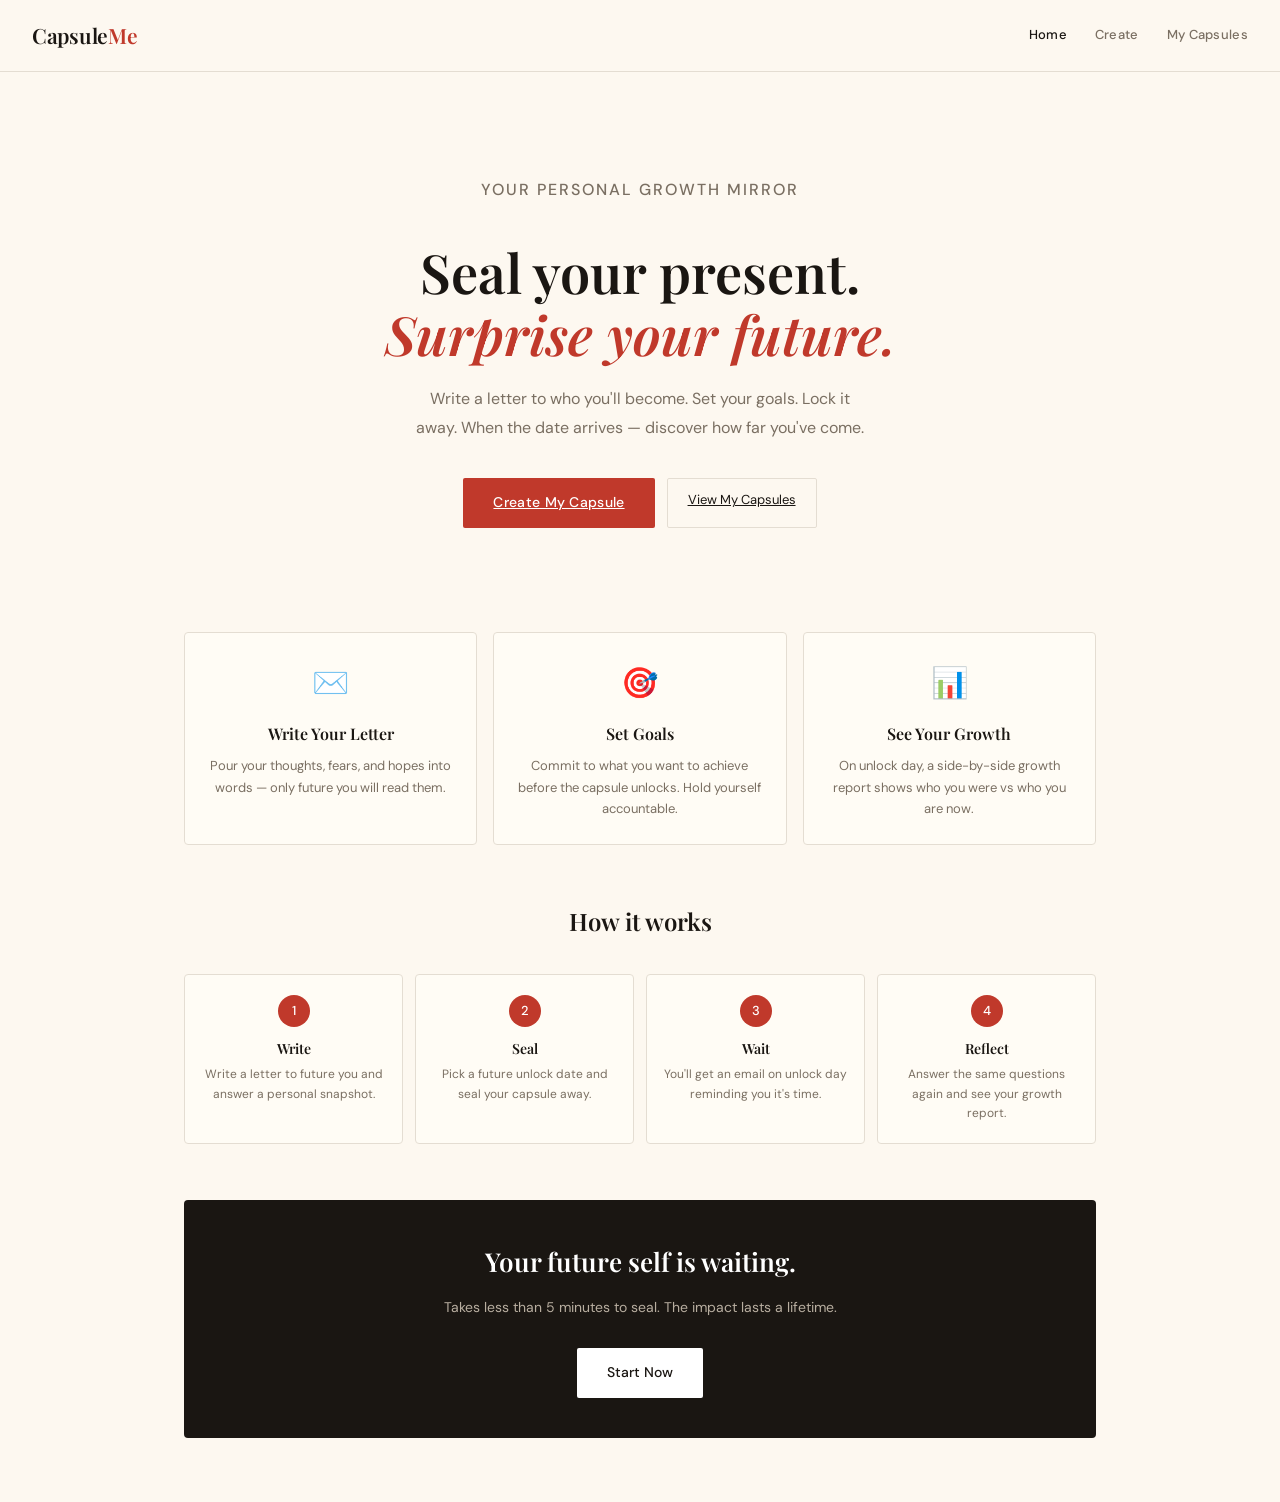
<file: Camsuleme Frontend/index.html>
<!DOCTYPE html>
<html lang="en">
<head>
  <meta charset="UTF-8"/>
  <meta name="viewport" content="width=device-width, initial-scale=1.0"/>
  <title>CapsuleMe — Seal Your Present</title>
  <link rel="stylesheet" href="style.css"/>
  <style>
    .hero {
      text-align: center;
      padding: 4rem 1rem 3.5rem;
    }
    .hero-eyebrow {
      font-size: 11px;
      font-weight: 500;
      letter-spacing: 2px;
      text-transform: uppercase;
      color: var(--seal);
      margin-bottom: 1rem;
    }
    .hero h1 {
      font-family: 'Playfair Display', serif;
      font-size: clamp(36px, 6vw, 54px);
      font-weight: 600;
      line-height: 1.15;
      margin-bottom: 1.25rem;
      color: var(--ink);
    }
    .hero h1 em { font-style: italic; color: var(--seal); }
    .hero p {
      color: var(--muted);
      font-size: 16px;
      max-width: 460px;
      margin: 0 auto 2.25rem;
      line-height: 1.8;
    }
    .hero-buttons { display: flex; gap: 12px; justify-content: center; flex-wrap: wrap; }

    .features {
      display: grid;
      grid-template-columns: repeat(3, 1fr);
      gap: 1rem;
      margin-top: 3rem;
    }
    .feature-card {
      background: var(--card);
      border: 1px solid var(--border);
      border-radius: 4px;
      padding: 1.5rem;
      text-align: center;
      transition: transform .2s, border-color .2s;
    }
    .feature-card:hover { transform: translateY(-3px); border-color: var(--gold); }
    .feature-icon { font-size: 30px; margin-bottom: 12px; }
    .feature-card h3 {
      font-family: 'Playfair Display', serif;
      font-size: 16px;
      font-weight: 600;
      margin-bottom: 8px;
    }
    .feature-card p { font-size: 13px; color: var(--muted); line-height: 1.65; }

    .how-section {
      margin-top: 3.5rem;
      text-align: center;
    }
    .how-section h2 {
      font-family: 'Playfair Display', serif;
      font-size: 24px;
      font-weight: 600;
      margin-bottom: 2rem;
    }
    .steps {
      display: grid;
      grid-template-columns: repeat(4, 1fr);
      gap: .75rem;
      position: relative;
    }
    .step {
      background: var(--card);
      border: 1px solid var(--border);
      border-radius: 4px;
      padding: 1.25rem 1rem;
    }
    .step-num {
      width: 32px; height: 32px;
      background: var(--seal);
      color: #fff;
      border-radius: 50%;
      display: flex; align-items: center; justify-content: center;
      font-size: 13px;
      font-weight: 500;
      margin: 0 auto 10px;
    }
    .step h4 {
      font-family: 'Playfair Display', serif;
      font-size: 14px;
      font-weight: 600;
      margin-bottom: 5px;
    }
    .step p { font-size: 12px; color: var(--muted); line-height: 1.6; }

    .cta-section {
      margin-top: 3.5rem;
      background: var(--ink);
      border-radius: 4px;
      padding: 2.5rem;
      text-align: center;
      color: #fff;
    }
    .cta-section h2 {
      font-family: 'Playfair Display', serif;
      font-size: 26px;
      font-weight: 600;
      margin-bottom: .75rem;
    }
    .cta-section p { color: #b8aea0; font-size: 14px; margin-bottom: 1.75rem; }
    .btn-white {
      background: #fff;
      color: var(--ink);
      border: none;
      padding: 13px 30px;
      font-family: 'DM Sans', sans-serif;
      font-size: 14px;
      font-weight: 500;
      border-radius: 2px;
      cursor: pointer;
      text-decoration: none;
      display: inline-block;
      transition: opacity .18s;
    }
    .btn-white:hover { opacity: .88; }

    @media (max-width: 700px) {
      .features { grid-template-columns: 1fr; }
      .steps { grid-template-columns: 1fr 1fr; }
    }
    @media (max-width: 480px) {
      .steps { grid-template-columns: 1fr; }
    }
  </style>
</head>
<body>

<nav class="nav">
  <a class="logo" href="index.html">Capsule<span>Me</span></a>
  <div class="nav-links">
    <a href="index.html" class="active">Home</a>
    <a href="create.html">Create</a>
    <a href="capsules.html">My Capsules</a>
  </div>
</nav>

<div class="page-wrap wide">

  <section class="hero fade-in">
    <p class="hero-eyebrow">Your personal growth mirror</p>
    <h1>Seal your present.<br><em>Surprise your future.</em></h1>
    <p>Write a letter to who you'll become. Set your goals. Lock it away. When the date arrives — discover how far you've come.</p>
    <div class="hero-buttons">
      <a href="create.html" class="btn-seal">Create My Capsule</a>
      <a href="capsules.html" class="btn-ghost">View My Capsules</a>
    </div>
  </section>

  <section class="features fade-in">
    <div class="feature-card">
      <div class="feature-icon">✉️</div>
      <h3>Write Your Letter</h3>
      <p>Pour your thoughts, fears, and hopes into words — only future you will read them.</p>
    </div>
    <div class="feature-card">
      <div class="feature-icon">🎯</div>
      <h3>Set Goals</h3>
      <p>Commit to what you want to achieve before the capsule unlocks. Hold yourself accountable.</p>
    </div>
    <div class="feature-card">
      <div class="feature-icon">📊</div>
      <h3>See Your Growth</h3>
      <p>On unlock day, a side-by-side growth report shows who you were vs who you are now.</p>
    </div>
  </section>

  <section class="how-section fade-in">
    <h2>How it works</h2>
    <div class="steps">
      <div class="step">
        <div class="step-num">1</div>
        <h4>Write</h4>
        <p>Write a letter to future you and answer a personal snapshot.</p>
      </div>
      <div class="step">
        <div class="step-num">2</div>
        <h4>Seal</h4>
        <p>Pick a future unlock date and seal your capsule away.</p>
      </div>
      <div class="step">
        <div class="step-num">3</div>
        <h4>Wait</h4>
        <p>You'll get an email on unlock day reminding you it's time.</p>
      </div>
      <div class="step">
        <div class="step-num">4</div>
        <h4>Reflect</h4>
        <p>Answer the same questions again and see your growth report.</p>
      </div>
    </div>
  </section>

  <section class="cta-section fade-in">
    <h2>Your future self is waiting.</h2>
    <p>Takes less than 5 minutes to seal. The impact lasts a lifetime.</p>
    <a href="create.html" class="btn-white">Start Now</a>
  </section>

</div>

</body>
</html>
</file>
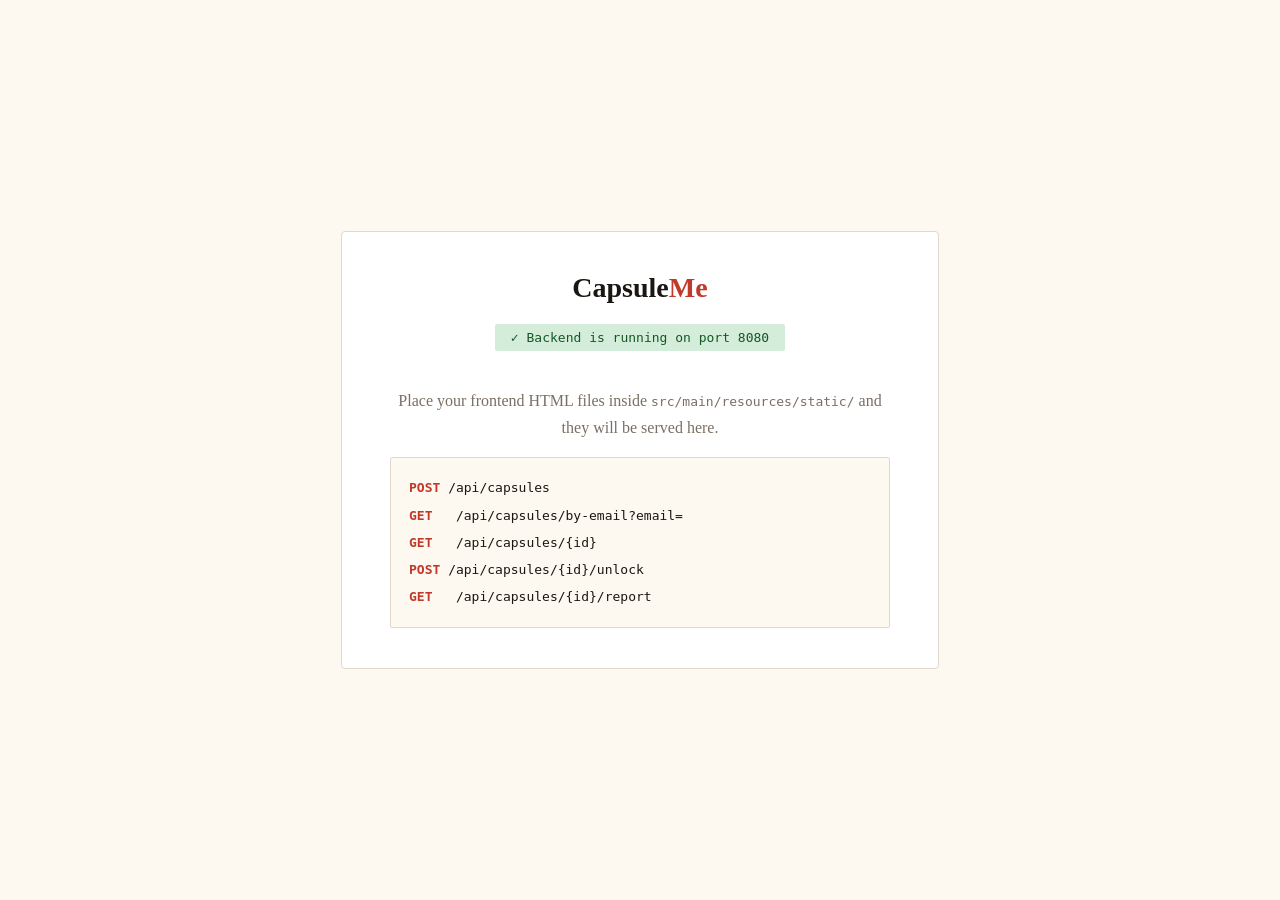
<file: Capsuleme Backend/target/classes/static/index.html>
<!DOCTYPE html>
<html lang="en">
<head>
    <meta charset="UTF-8">
    <title>CapsuleMe — Running</title>
    <style>
        body { font-family: Georgia, serif; background: #fdf8f0; display: flex; align-items: center; justify-content: center; min-height: 100vh; margin: 0; }
        .card { background: #fff; border: 1px solid #e0d8cc; border-radius: 4px; padding: 40px 48px; text-align: center; max-width: 500px; width: 100%; }
        h1 { font-size: 28px; color: #1a1612; margin: 0 0 8px; }
        h1 span { color: #c0392b; }
        p { color: #7a6f62; line-height: 1.7; }
        .ok { display: inline-block; background: #d4edda; color: #155724; padding: 6px 16px; border-radius: 2px; font-size: 13px; font-family: monospace; margin: 12px 0 20px; }
        .endpoints { background: #fdf8f0; border: 1px solid #e0d8cc; border-radius: 2px; padding: 14px 18px; text-align: left; }
        .endpoints p { margin: 5px 0; font-size: 13px; font-family: monospace; color: #1a1612; }
        .method { color: #c0392b; font-weight: bold; }
    </style>
</head>
<body>
    <div class="card">
        <h1>Capsule<span>Me</span></h1>
        <div class="ok">✓ Backend is running on port 8080</div>
        <p>Place your frontend HTML files inside <code>src/main/resources/static/</code> and they will be served here.</p>
        <div class="endpoints">
            <p><span class="method">POST</span> /api/capsules</p>
            <p><span class="method">GET &nbsp;</span> /api/capsules/by-email?email=</p>
            <p><span class="method">GET &nbsp;</span> /api/capsules/{id}</p>
            <p><span class="method">POST</span> /api/capsules/{id}/unlock</p>
            <p><span class="method">GET &nbsp;</span> /api/capsules/{id}/report</p>
        </div>
    </div>
</body>
</html>
</file>
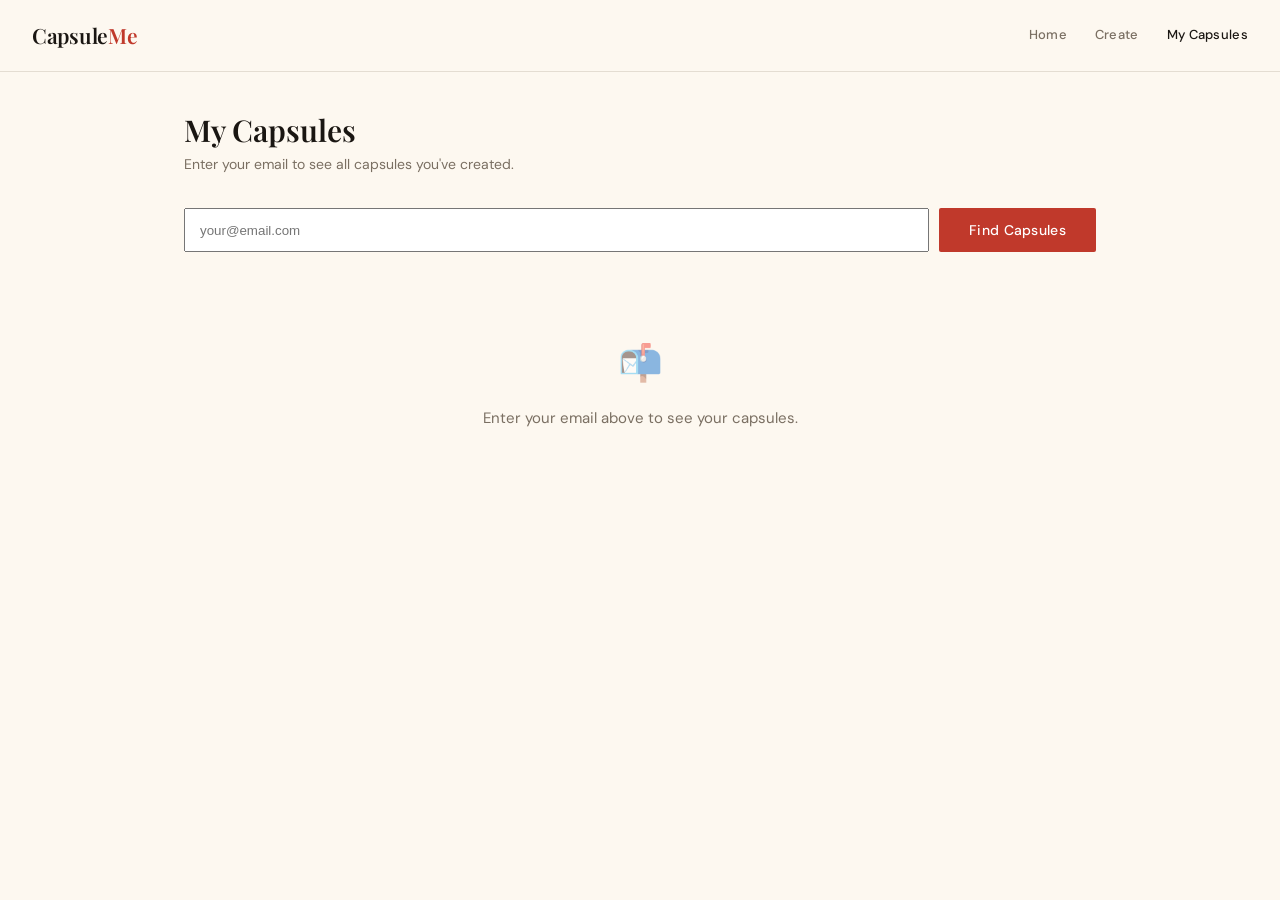
<file: Camsuleme Frontend/capsules.html>
<!DOCTYPE html>
<html lang="en">
<head>
  <meta charset="UTF-8"/>
  <meta name="viewport" content="width=device-width, initial-scale=1.0"/>
  <title>CapsuleMe — My Capsules</title>
  <link rel="stylesheet" href="style.css"/>
  <style>
    .search-row {
      display: flex;
      gap: 10px;
      margin-bottom: 2rem;
    }
    .search-row input { flex: 1; padding: 11px 14px; }

    .capsule-grid {
      display: grid;
      grid-template-columns: repeat(auto-fill, minmax(230px, 1fr));
      gap: 1rem;
    }

    .capsule-card {
      background: var(--card);
      border: 1px solid var(--border);
      border-radius: 4px;
      padding: 1.25rem;
      cursor: pointer;
      transition: transform .2s, border-color .2s, box-shadow .2s;
      position: relative;
      overflow: hidden;
      text-decoration: none;
      display: block;
      color: inherit;
    }
    .capsule-card::before {
      content: '';
      position: absolute;
      top: 0; left: 0;
      width: 4px; height: 100%;
      background: var(--seal);
    }
    .capsule-card.unlocked::before { background: var(--green); }
    .capsule-card:hover {
      transform: translateY(-3px);
      border-color: var(--gold);
      box-shadow: 0 4px 20px rgba(0,0,0,.06);
    }

    .capsule-card h3 {
      font-family: 'Playfair Display', serif;
      font-size: 16px;
      font-weight: 600;
      margin-bottom: 5px;
    }
    .capsule-card .meta {
      font-size: 12px;
      color: var(--muted);
      margin-bottom: 12px;
      line-height: 1.5;
    }

    .capsule-card .goals-preview {
      font-size: 12px;
      color: var(--muted);
      margin-top: 10px;
      padding-top: 10px;
      border-top: 1px solid var(--border);
    }

    .countdown {
      font-size: 12px;
      color: var(--gold);
      font-weight: 500;
      margin-top: 6px;
    }
  </style>
</head>
<body>

<nav class="nav">
  <a class="logo" href="index.html">Capsule<span>Me</span></a>
  <div class="nav-links">
    <a href="index.html">Home</a>
    <a href="create.html">Create</a>
    <a href="capsules.html" class="active">My Capsules</a>
  </div>
</nav>

<div class="page-wrap wide">
  <h1 class="page-title fade-in">My Capsules</h1>
  <p class="page-sub fade-in">Enter your email to see all capsules you've created.</p>

  <div class="search-row fade-in">
    <input type="email" id="find-email" placeholder="your@email.com" 
           onkeydown="if(event.key==='Enter') loadCapsules()"/>
    <button class="btn-seal" onclick="loadCapsules()">Find Capsules</button>
  </div>

  <div id="capsule-container">
    <div class="empty-state" style="margin-top:1rem;">
      <div class="icon">📬</div>
      <p>Enter your email above to see your capsules.</p>
    </div>
  </div>
</div>

<div class="toast" id="toast"></div>

<script>
  const API = 'http://localhost:8080/api/capsules';

  // Auto-fill email if stored from create page
  const savedEmail = localStorage.getItem('capsuleme_email');
  if (savedEmail) {
    document.getElementById('find-email').value = savedEmail;
    loadCapsules();
  }

  async function loadCapsules() {
    const email = document.getElementById('find-email').value.trim();
    if (!email) { showToast('Please enter your email'); return; }

    localStorage.setItem('capsuleme_email', email);

    const container = document.getElementById('capsule-container');
    container.innerHTML = '<div class="spinner"></div>';

    try {
      const res = await fetch(`${API}/by-email?email=${encodeURIComponent(email)}`);
      if (!res.ok) throw new Error('Server error');
      const capsules = await res.json();

      if (!capsules || capsules.length === 0) {
        container.innerHTML = `
          <div class="empty-state">
            <div class="icon">🔍</div>
            <p>No capsules found for <strong>${escapeHtml(email)}</strong>.</p>
            <br>
            <a href="create.html" class="btn-seal" style="text-decoration:none;">Create Your First Capsule</a>
          </div>`;
        return;
      }

      // Sort: ready first, then locked, then unlocked
      capsules.sort((a, b) => {
        const order = { ready: 0, locked: 1, unlocked: 2 };
        return order[getStatus(a)] - order[getStatus(b)];
      });

      container.innerHTML = `
        <p style="font-size:13px;color:var(--muted);margin-bottom:1rem;">
          Found <strong>${capsules.length}</strong> capsule(s) for ${escapeHtml(email)}
        </p>
        <div class="capsule-grid" id="capsule-grid"></div>`;

      const grid = document.getElementById('capsule-grid');
      grid.innerHTML = capsules.map(c => buildCapsuleCard(c)).join('');

    } catch (err) {
      container.innerHTML = `
        <div class="empty-state">
          <div class="icon">⚠️</div>
          <p>Could not connect to server.<br>Make sure the backend is running on port 8080.</p>
        </div>`;
    }
  }

  function getStatus(capsule) {
    if (capsule.unlocked) return 'unlocked';
    const today = new Date();
    today.setHours(0, 0, 0, 0);
    const unlock = new Date(capsule.unlockDate);
    return unlock <= today ? 'ready' : 'locked';
  }

  function getDaysUntil(dateStr) {
    const today = new Date();
    today.setHours(0, 0, 0, 0);
    const target = new Date(dateStr);
    const diff = Math.ceil((target - today) / (1000 * 60 * 60 * 24));
    return diff;
  }

  function buildCapsuleCard(c) {
    const status = getStatus(c);
    const days = getDaysUntil(c.unlockDate);

    let badgeHtml = '';
    let countdownHtml = '';
    let clickAction = `onclick="openCapsule(${c.id}, '${status}')"`;

    if (status === 'ready') {
      badgeHtml = `<span class="badge ready">🔓 Ready to Open</span>`;
    } else if (status === 'unlocked') {
      badgeHtml = `<span class="badge unlocked">✓ Opened</span>`;
      clickAction = `onclick="viewReport(${c.id})"`;
    } else {
      badgeHtml = `<span class="badge locked">🔒 Sealed</span>`;
      countdownHtml = `<div class="countdown">${days} day${days !== 1 ? 's' : ''} until unlock</div>`;
    }

    const goalCount = c.goals ? c.goals.length : 0;
    const goalsText = goalCount > 0
      ? `${goalCount} goal${goalCount !== 1 ? 's' : ''} inside`
      : 'No goals set';

    return `
      <div class="capsule-card ${status === 'unlocked' ? 'unlocked' : ''} fade-in" ${clickAction} style="cursor:pointer;">
        <h3>${escapeHtml(c.title)}</h3>
        <div class="meta">
          Created ${c.createdAt}<br>
          Unlocks ${c.unlockDate}
        </div>
        ${badgeHtml}
        ${countdownHtml}
        <div class="goals-preview">${goalsText}</div>
      </div>`;
  }

  function openCapsule(id, status) {
    if (status === 'ready') {
      window.location.href = `unlock.html?id=${id}`;
    } else if (status === 'locked') {
      showToast('This capsule is still sealed! Check back on the unlock date.');
    }
  }

  function viewReport(id) {
    window.location.href = `report.html?id=${id}`;
  }

  function escapeHtml(text) {
    const d = document.createElement('div');
    d.appendChild(document.createTextNode(String(text)));
    return d.innerHTML;
  }

  function showToast(msg) {
    const t = document.getElementById('toast');
    t.textContent = msg;
    t.classList.add('show');
    setTimeout(() => t.classList.remove('show'), 3000);
  }
</script>
</body>
</html>
</file>
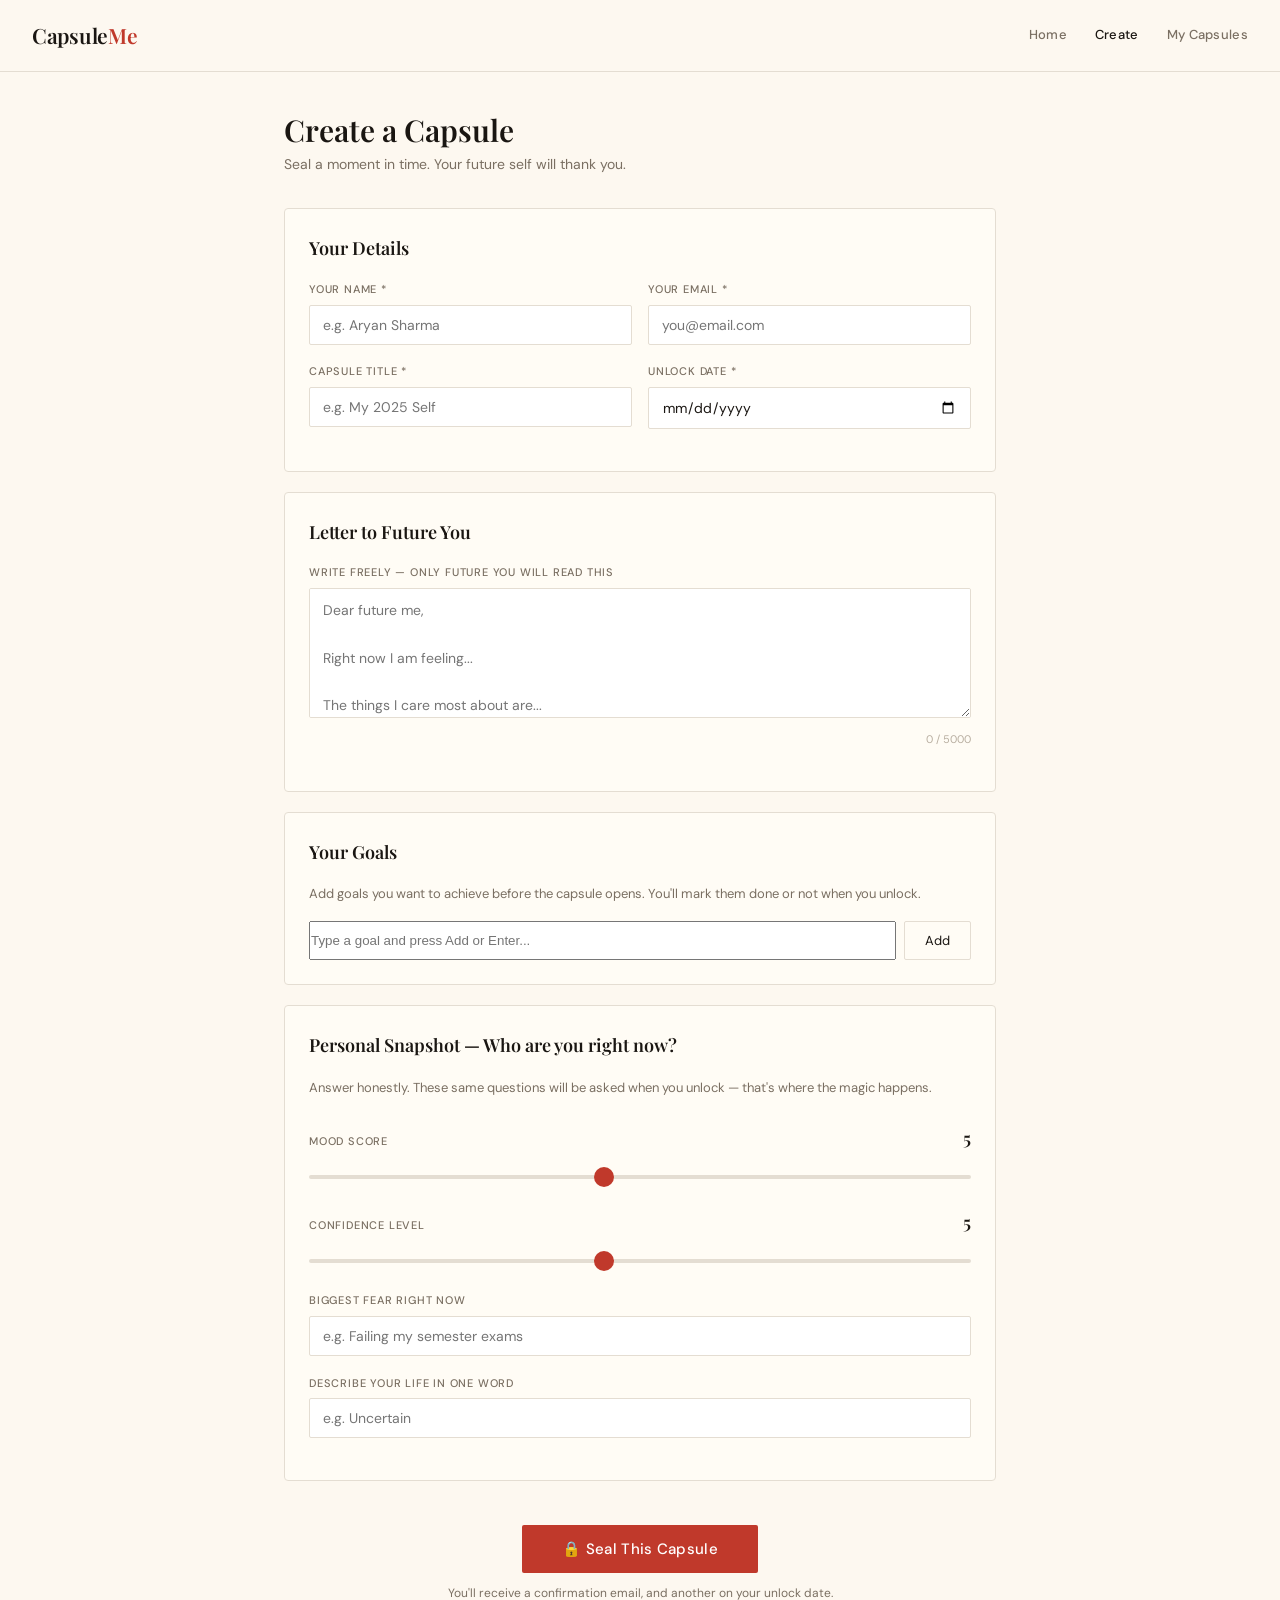
<file: Camsuleme Frontend/create.html>
<!DOCTYPE html>
<html lang="en">
<head>
  <meta charset="UTF-8"/>
  <meta name="viewport" content="width=device-width, initial-scale=1.0"/>
  <title>CapsuleMe — Create Capsule</title>
  <link rel="stylesheet" href="style.css"/>
  <style>
    .seal-btn-row { text-align: center; padding: 1.5rem 0 .5rem; }
    .seal-btn-row .btn-seal { font-size: 15px; padding: 14px 40px; }

    .step-indicator {
      display: flex;
      align-items: center;
      gap: 8px;
      margin-bottom: 2rem;
    }
    .step-dot {
      width: 8px; height: 8px;
      border-radius: 50%;
      background: var(--border);
      transition: background .3s;
    }
    .step-dot.active { background: var(--seal); }
    .step-label {
      font-size: 12px;
      color: var(--muted);
      font-weight: 500;
      letter-spacing: 0.5px;
    }

    .char-count {
      font-size: 11px;
      color: var(--light);
      text-align: right;
      margin-top: 4px;
    }
  </style>
</head>
<body>

<nav class="nav">
  <a class="logo" href="index.html">Capsule<span>Me</span></a>
  <div class="nav-links">
    <a href="index.html">Home</a>
    <a href="create.html" class="active">Create</a>
    <a href="capsules.html">My Capsules</a>
  </div>
</nav>

<div class="page-wrap">
  <h1 class="page-title fade-in">Create a Capsule</h1>
  <p class="page-sub fade-in">Seal a moment in time. Your future self will thank you.</p>

  <!-- Step 1: Your Details -->
  <div class="card fade-in">
    <h2 class="section-title">Your Details</h2>
    <div class="two-col">
      <div class="form-row">
        <label>Your Name *</label>
        <input type="text" id="c-name" placeholder="e.g. Aryan Sharma" maxlength="100"/>
      </div>
      <div class="form-row">
        <label>Your Email *</label>
        <input type="email" id="c-email" placeholder="you@email.com"/>
      </div>
    </div>
    <div class="two-col">
      <div class="form-row">
        <label>Capsule Title *</label>
        <input type="text" id="c-title" placeholder="e.g. My 2025 Self" maxlength="100"/>
      </div>
      <div class="form-row">
        <label>Unlock Date *</label>
        <input type="date" id="c-unlock"/>
      </div>
    </div>
  </div>

  <!-- Step 2: Letter -->
  <div class="card fade-in">
    <h2 class="section-title">Letter to Future You</h2>
    <div class="form-row">
      <label>Write freely — only future you will read this</label>
      <textarea id="c-letter" placeholder="Dear future me,&#10;&#10;Right now I am feeling...&#10;&#10;The things I care most about are...&#10;&#10;I hope by the time you read this..." maxlength="5000"></textarea>
      <div class="char-count"><span id="letter-count">0</span> / 5000</div>
    </div>
  </div>

  <!-- Step 3: Goals -->
  <div class="card fade-in">
    <h2 class="section-title">Your Goals</h2>
    <p style="font-size:13px;color:var(--muted);margin-bottom:1rem;">Add goals you want to achieve before the capsule opens. You'll mark them done or not when you unlock.</p>
    <ul class="goal-list" id="goal-list">
      <!-- goals added here dynamically -->
    </ul>
    <div class="add-goal-row">
      <input type="text" id="goal-input" placeholder="Type a goal and press Add or Enter..." maxlength="300"/>
      <button class="btn-ghost" onclick="addGoal()">Add</button>
    </div>
    <p id="goal-error" style="font-size:12px;color:var(--seal);margin-top:6px;display:none;">Add at least one goal.</p>
  </div>

  <!-- Step 4: Snapshot -->
  <div class="card fade-in">
    <h2 class="section-title">Personal Snapshot — Who are you right now?</h2>
    <p style="font-size:13px;color:var(--muted);margin-bottom:1.5rem;">Answer honestly. These same questions will be asked when you unlock — that's where the magic happens.</p>

    <div class="slider-row">
      <div class="slider-label">
        Mood Score
        <span class="val" id="mood-val">5</span>
      </div>
      <input type="range" min="1" max="10" value="5" id="c-mood"
             oninput="document.getElementById('mood-val').textContent=this.value"/>
    </div>

    <div class="slider-row">
      <div class="slider-label">
        Confidence Level
        <span class="val" id="conf-val">5</span>
      </div>
      <input type="range" min="1" max="10" value="5" id="c-conf"
             oninput="document.getElementById('conf-val').textContent=this.value"/>
    </div>

    <div class="form-row">
      <label>Biggest Fear Right Now</label>
      <input type="text" id="c-fear" placeholder="e.g. Failing my semester exams" maxlength="300"/>
    </div>

    <div class="form-row">
      <label>Describe Your Life in One Word</label>
      <input type="text" id="c-word" placeholder="e.g. Uncertain" maxlength="50"/>
    </div>
  </div>

  <div class="seal-btn-row">
    <button class="btn-seal" onclick="sealCapsule()" id="seal-btn">🔒 Seal This Capsule</button>
    <p style="font-size:12px;color:var(--muted);margin-top:10px;">You'll receive a confirmation email, and another on your unlock date.</p>
  </div>
</div>

<div class="toast" id="toast"></div>

<script>
  const API = 'http://localhost:8080/api/capsules';
  let goals = [];

  // Set minimum unlock date to tomorrow
  const tomorrow = new Date();
  tomorrow.setDate(tomorrow.getDate() + 1);
  document.getElementById('c-unlock').min = tomorrow.toISOString().split('T')[0];

  // Letter character counter
  document.getElementById('c-letter').addEventListener('input', function () {
    document.getElementById('letter-count').textContent = this.value.length;
  });

  // Add goal on Enter key
  document.getElementById('goal-input').addEventListener('keydown', function (e) {
    if (e.key === 'Enter') { e.preventDefault(); addGoal(); }
  });

  function addGoal() {
    const input = document.getElementById('goal-input');
    const text = input.value.trim();
    if (!text) return;
    goals.push(text);
    renderGoals();
    input.value = '';
    document.getElementById('goal-error').style.display = 'none';
  }

  function removeGoal(index) {
    goals.splice(index, 1);
    renderGoals();
  }

  function renderGoals() {
    const list = document.getElementById('goal-list');
    if (goals.length === 0) {
      list.innerHTML = '';
      return;
    }
    list.innerHTML = goals.map((g, i) => `
      <li>
        <span class="goal-num">${i + 1}</span>
        <span class="goal-text">${escapeHtml(g)}</span>
        <button class="goal-remove" onclick="removeGoal(${i})" title="Remove">×</button>
      </li>
    `).join('');
  }

  function escapeHtml(text) {
    const div = document.createElement('div');
    div.appendChild(document.createTextNode(text));
    return div.innerHTML;
  }

  async function sealCapsule() {
    const name     = document.getElementById('c-name').value.trim();
    const email    = document.getElementById('c-email').value.trim();
    const title    = document.getElementById('c-title').value.trim();
    const unlock   = document.getElementById('c-unlock').value;
    const letter   = document.getElementById('c-letter').value.trim();
    const mood     = parseInt(document.getElementById('c-mood').value);
    const conf     = parseInt(document.getElementById('c-conf').value);
    const fear     = document.getElementById('c-fear').value.trim();
    const word     = document.getElementById('c-word').value.trim();

    // Validate
    if (!name)    { showToast('Please enter your name'); return; }
    if (!email)   { showToast('Please enter your email'); return; }
    if (!title)   { showToast('Please give your capsule a title'); return; }
    if (!unlock)  { showToast('Please choose an unlock date'); return; }
    if (goals.length === 0) {
      document.getElementById('goal-error').style.display = 'block';
      showToast('Add at least one goal');
      return;
    }

    const btn = document.getElementById('seal-btn');
    btn.disabled = true;
    btn.textContent = 'Sealing...';

    const payload = {
      userName:        name,
      userEmail:       email,
      title:           title,
      letter:          letter,
      unlockDate:      unlock,
      goals:           goals,
      moodScore:       mood,
      confidenceScore: conf,
      biggestFear:     fear,
      lifeInOneWord:   word
    };

    try {
      const res = await fetch(API, {
        method: 'POST',
        headers: { 'Content-Type': 'application/json' },
        body: JSON.stringify(payload)
      });

      const data = await res.json();

      if (!res.ok) {
        showToast('Error: ' + (data.error || 'Something went wrong'));
        btn.disabled = false;
        btn.textContent = '🔒 Seal This Capsule';
        return;
      }

      // Success — store email for capsules page, redirect
      localStorage.setItem('capsuleme_email', email);
      showToast('Capsule sealed! Redirecting...');
      setTimeout(() => {
        window.location.href = 'capsules.html';
      }, 1600);

    } catch (err) {
      showToast('Could not connect to server. Is the backend running?');
      btn.disabled = false;
      btn.textContent = '🔒 Seal This Capsule';
    }
  }

  function showToast(msg) {
    const t = document.getElementById('toast');
    t.textContent = msg;
    t.classList.add('show');
    setTimeout(() => t.classList.remove('show'), 3000);
  }
</script>
</body>
</html>
</file>
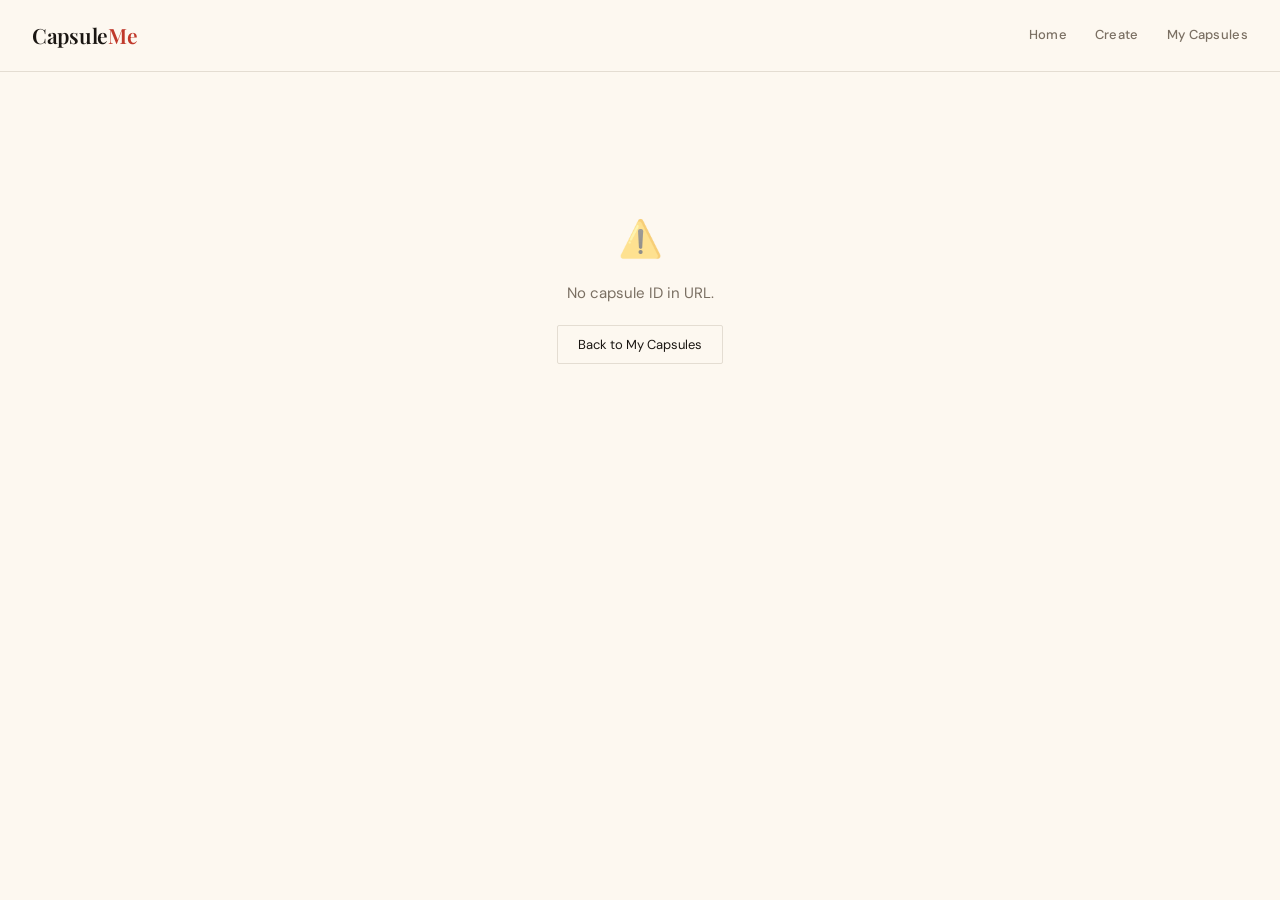
<file: Camsuleme Frontend/report.html>
<!DOCTYPE html>
<html lang="en">
<head>
  <meta charset="UTF-8"/>
  <meta name="viewport" content="width=device-width, initial-scale=1.0"/>
  <title>CapsuleMe — Your Growth Report</title>
  <link rel="stylesheet" href="style.css"/>
  <style>
    .report-hero {
      text-align: center;
      padding: 2.5rem 1rem 2rem;
      border-bottom: 1px solid var(--border);
      margin-bottom: 1.75rem;
    }
    .report-hero .subtitle {
      font-size: 12px;
      font-weight: 500;
      letter-spacing: 1.5px;
      text-transform: uppercase;
      color: var(--seal);
      margin-bottom: .75rem;
    }
    .report-hero h1 {
      font-family: 'Playfair Display', serif;
      font-size: 32px;
      font-weight: 600;
      margin-bottom: .4rem;
    }
    .report-hero .dates {
      font-size: 13px;
      color: var(--muted);
    }

    /* Growth Score Big Number */
    .growth-score-block {
      border: 1px solid var(--gold);
      background: linear-gradient(135deg, #fffcf0 0%, #fef7e0 100%);
      border-radius: 4px;
      padding: 2rem;
      text-align: center;
      margin-bottom: 1.25rem;
    }
    .growth-score-block .big-num {
      font-family: 'Playfair Display', serif;
      font-size: 72px;
      font-weight: 600;
      color: var(--seal);
      line-height: 1;
      margin-bottom: 6px;
    }
    .growth-score-block .score-label {
      font-size: 11px;
      letter-spacing: 1.5px;
      text-transform: uppercase;
      color: var(--muted);
    }
    .growth-score-block .score-bar-wrap {
      width: 100%;
      max-width: 300px;
      margin: 16px auto 0;
      background: var(--border);
      border-radius: 2px;
      height: 6px;
      overflow: hidden;
    }
    .growth-score-block .score-bar-fill {
      height: 100%;
      background: var(--seal);
      border-radius: 2px;
      transition: width 1.5s ease;
      width: 0%;
    }

    /* Side-by-side comparison */
    .comparison-grid {
      display: grid;
      grid-template-columns: 1fr 1fr;
      gap: 1rem;
      margin-bottom: 1.25rem;
    }
    .comp-card {
      background: var(--card);
      border: 1px solid var(--border);
      border-radius: 4px;
      padding: 1.25rem;
    }
    .comp-card .era-label {
      font-size: 10px;
      font-weight: 500;
      letter-spacing: 1.5px;
      text-transform: uppercase;
      margin-bottom: 12px;
    }
    .era-label.past    { color: var(--seal); }
    .era-label.present { color: var(--green); }

    .score-pill {
      display: inline-block;
      background: var(--paper);
      border: 1px solid var(--border);
      border-radius: 2px;
      padding: 8px 14px;
      margin: 4px 4px 4px 0;
      text-align: center;
      min-width: 80px;
    }
    .score-pill .num {
      font-family: 'Playfair Display', serif;
      font-size: 24px;
      font-weight: 600;
      display: block;
      line-height: 1;
      margin-bottom: 3px;
    }
    .score-pill .lbl {
      font-size: 10px;
      letter-spacing: .5px;
      text-transform: uppercase;
      color: var(--muted);
    }

    .fear-row { margin-top: 12px; }
    .fear-row .lbl {
      font-size: 11px;
      font-weight: 500;
      letter-spacing: .5px;
      text-transform: uppercase;
      color: var(--muted);
      margin-bottom: 4px;
    }
    .fear-row .val {
      font-family: 'Playfair Display', serif;
      font-style: italic;
      font-size: 14px;
      color: var(--ink);
    }
    .one-word {
      font-family: 'Playfair Display', serif;
      font-size: 28px;
      font-weight: 600;
      margin-top: 10px;
    }

    /* Delta badges */
    .delta-grid {
      display: grid;
      grid-template-columns: 1fr 1fr;
      gap: 1rem;
      margin-bottom: 1.25rem;
    }
    .delta-card {
      border: 1px solid var(--border);
      border-radius: 4px;
      padding: 1rem;
      text-align: center;
      background: var(--card);
    }
    .delta-card .delta-num {
      font-family: 'Playfair Display', serif;
      font-size: 32px;
      font-weight: 600;
      line-height: 1;
    }
    .delta-card .delta-lbl {
      font-size: 11px;
      letter-spacing: .8px;
      text-transform: uppercase;
      color: var(--muted);
      margin-top: 5px;
    }
    .positive { color: var(--green); }
    .negative { color: var(--seal); }
    .neutral  { color: var(--muted); }

    /* Goal verdicts */
    .goal-verdict-item {
      display: flex;
      align-items: center;
      gap: 12px;
      padding: 12px 0;
      border-bottom: 1px solid var(--border);
      font-size: 14px;
    }
    .goal-verdict-item:last-child { border-bottom: none; }
    .verdict-icon { font-size: 16px; min-width: 22px; text-align: center; }
    .verdict-text { flex: 1; }
    .verdict-tag {
      font-size: 11px;
      font-weight: 500;
      padding: 3px 10px;
      border-radius: 2px;
    }
    .verdict-tag.yes { background: var(--green-bg); color: var(--green); }
    .verdict-tag.no  { background: var(--red-bg); color: var(--seal); }

    /* Actions */
    .action-row {
      text-align: center;
      padding: 1.5rem 0;
      display: flex;
      gap: 12px;
      justify-content: center;
      flex-wrap: wrap;
    }

    @media (max-width: 600px) {
      .comparison-grid { grid-template-columns: 1fr; }
      .delta-grid { grid-template-columns: 1fr 1fr; }
      .growth-score-block .big-num { font-size: 56px; }
    }
  </style>
</head>
<body>

<nav class="nav">
  <a class="logo" href="index.html">Capsule<span>Me</span></a>
  <div class="nav-links">
    <a href="index.html">Home</a>
    <a href="create.html">Create</a>
    <a href="capsules.html">My Capsules</a>
  </div>
</nav>

<div class="page-wrap" id="main-content">
  <div class="spinner"></div>
</div>

<div class="toast" id="toast"></div>

<script>
  const API = 'http://localhost:8080/api/capsules';

  const params = new URLSearchParams(window.location.search);
  const capsuleId = params.get('id');

  window.addEventListener('DOMContentLoaded', async () => {
    if (!capsuleId) { showError('No capsule ID in URL.'); return; }
    await loadReport();
  });

  async function loadReport() {
    try {
      const res = await fetch(`${API}/${capsuleId}/report`);
      if (!res.ok) {
        const err = await res.json();
        showError(err.error || 'Could not load report.');
        return;
      }
      const report = await res.json();
      renderReport(report);
    } catch (err) {
      showError('Could not connect to server. Is the backend running?');
    }
  }

  function renderReport(r) {
    const content = document.getElementById('main-content');

    const past    = r.pastSnapshot    || {};
    const present = r.presentSnapshot || {};

    const moodChange = r.moodChange || 0;
    const confChange = r.confidenceChange || 0;

    // Delta formatting helpers
    const fmtDelta = (n) => (n > 0 ? '+' : '') + n;
    const deltaClass = (n) => n > 0 ? 'positive' : n < 0 ? 'negative' : 'neutral';

    // Goal verdicts HTML
    const goalVerdictsHtml = (r.goalResults || []).length > 0
      ? (r.goalResults || []).map(g => `
          <div class="goal-verdict-item">
            <span class="verdict-icon">${g.achieved ? '✅' : '❌'}</span>
            <span class="verdict-text">${escapeHtml(g.goalText)}</span>
            <span class="verdict-tag ${g.achieved ? 'yes' : 'no'}">${g.achieved ? 'Achieved' : 'Not yet'}</span>
          </div>`)
        .join('')
      : '<p style="font-size:13px;color:var(--muted);">No goals were set for this capsule.</p>';

    const achievedCount = r.achievedGoals || 0;
    const totalCount    = r.totalGoals    || 0;

    content.innerHTML = `
      <div class="report-hero fade-in">
        <div class="subtitle">Personal Growth Report</div>
        <h1>${escapeHtml(r.capsuleTitle || 'Your Capsule')}</h1>
        <div class="dates">Sealed ${r.createdAt || '—'} &nbsp;·&nbsp; Opened ${r.unlockedAt || 'Today'}</div>
      </div>

      <!-- Growth Score -->
      <div class="growth-score-block fade-in">
        <div class="big-num" id="score-num">0</div>
        <div class="score-label">Personal Growth Score</div>
        <div class="score-bar-wrap">
          <div class="score-bar-fill" id="score-bar"></div>
        </div>
      </div>

      <!-- Delta stats -->
      <div class="delta-grid fade-in">
        <div class="delta-card">
          <div class="delta-num ${deltaClass(moodChange)}">${fmtDelta(moodChange)}</div>
          <div class="delta-lbl">Mood Change</div>
        </div>
        <div class="delta-card">
          <div class="delta-num ${deltaClass(confChange)}">${fmtDelta(confChange)}</div>
          <div class="delta-lbl">Confidence Change</div>
        </div>
      </div>

      <!-- Past vs Present -->
      <div class="comparison-grid fade-in">
        <div class="comp-card">
          <div class="era-label past">Past You · ${r.createdAt || ''}</div>
          <div>
            <span class="score-pill">
              <span class="num">${past.moodScore ?? '—'}</span>
              <span class="lbl">Mood</span>
            </span>
            <span class="score-pill">
              <span class="num">${past.confidenceScore ?? '—'}</span>
              <span class="lbl">Conf.</span>
            </span>
          </div>
          <div class="fear-row">
            <div class="lbl">Biggest Fear</div>
            <div class="val">"${escapeHtml(past.biggestFear || '—')}"</div>
          </div>
          <div class="fear-row">
            <div class="lbl">Life in one word</div>
            <div class="one-word">${escapeHtml(past.lifeInOneWord || '—')}</div>
          </div>
        </div>
        <div class="comp-card">
          <div class="era-label present">Present You · ${r.unlockedAt || 'Today'}</div>
          <div>
            <span class="score-pill" style="background:var(--green-bg);border-color:#a9dfbe;">
              <span class="num" style="color:var(--green);">${present.moodScore ?? '—'}</span>
              <span class="lbl">Mood</span>
            </span>
            <span class="score-pill" style="background:var(--green-bg);border-color:#a9dfbe;">
              <span class="num" style="color:var(--green);">${present.confidenceScore ?? '—'}</span>
              <span class="lbl">Conf.</span>
            </span>
          </div>
          <div class="fear-row">
            <div class="lbl">Biggest Fear</div>
            <div class="val">"${escapeHtml(present.biggestFear || '—')}"</div>
          </div>
          <div class="fear-row">
            <div class="lbl">Life in one word</div>
            <div class="one-word">${escapeHtml(present.lifeInOneWord || '—')}</div>
          </div>
        </div>
      </div>

      <!-- Goals -->
      <div class="card fade-in">
        <h2 class="section-title">Goal Verdicts &nbsp;
          <span style="font-family:'DM Sans',sans-serif;font-size:14px;font-weight:400;color:var(--muted);">
            ${achievedCount} / ${totalCount} achieved
          </span>
        </h2>
        ${goalVerdictsHtml}
      </div>

      <!-- Actions -->
      <div class="action-row fade-in">
        <a href="create.html" class="btn-seal" style="text-decoration:none;">Create a New Capsule</a>
        <a href="capsules.html" class="btn-ghost" style="text-decoration:none;">Back to My Capsules</a>
      </div>
    `;

    // Animate score number counting up
    animateScore(r.growthScore || 0);
  }

  function animateScore(target) {
    // Animate the big number counting up
    const el = document.getElementById('score-num');
    const bar = document.getElementById('score-bar');
    if (!el || !bar) return;

    // Delay slightly so it's visible after render
    setTimeout(() => {
      bar.style.width = target + '%';
      let current = 0;
      const step = Math.ceil(target / 60);
      const timer = setInterval(() => {
        current = Math.min(current + step, target);
        el.textContent = current;
        if (current >= target) clearInterval(timer);
      }, 20);
    }, 300);
  }

  function showError(msg) {
    document.getElementById('main-content').innerHTML = `
      <div class="empty-state" style="margin-top:3rem;">
        <div class="icon">⚠️</div>
        <p>${escapeHtml(msg)}</p>
        <br>
        <a href="capsules.html" class="btn-ghost" style="text-decoration:none;">Back to My Capsules</a>
      </div>`;
  }

  function escapeHtml(text) {
    const d = document.createElement('div');
    d.appendChild(document.createTextNode(String(text || '')));
    return d.innerHTML;
  }

  function showToast(msg) {
    const t = document.getElementById('toast');
    t.textContent = msg;
    t.classList.add('show');
    setTimeout(() => t.classList.remove('show'), 3000);
  }
</script>
</body>
</html>
</file>
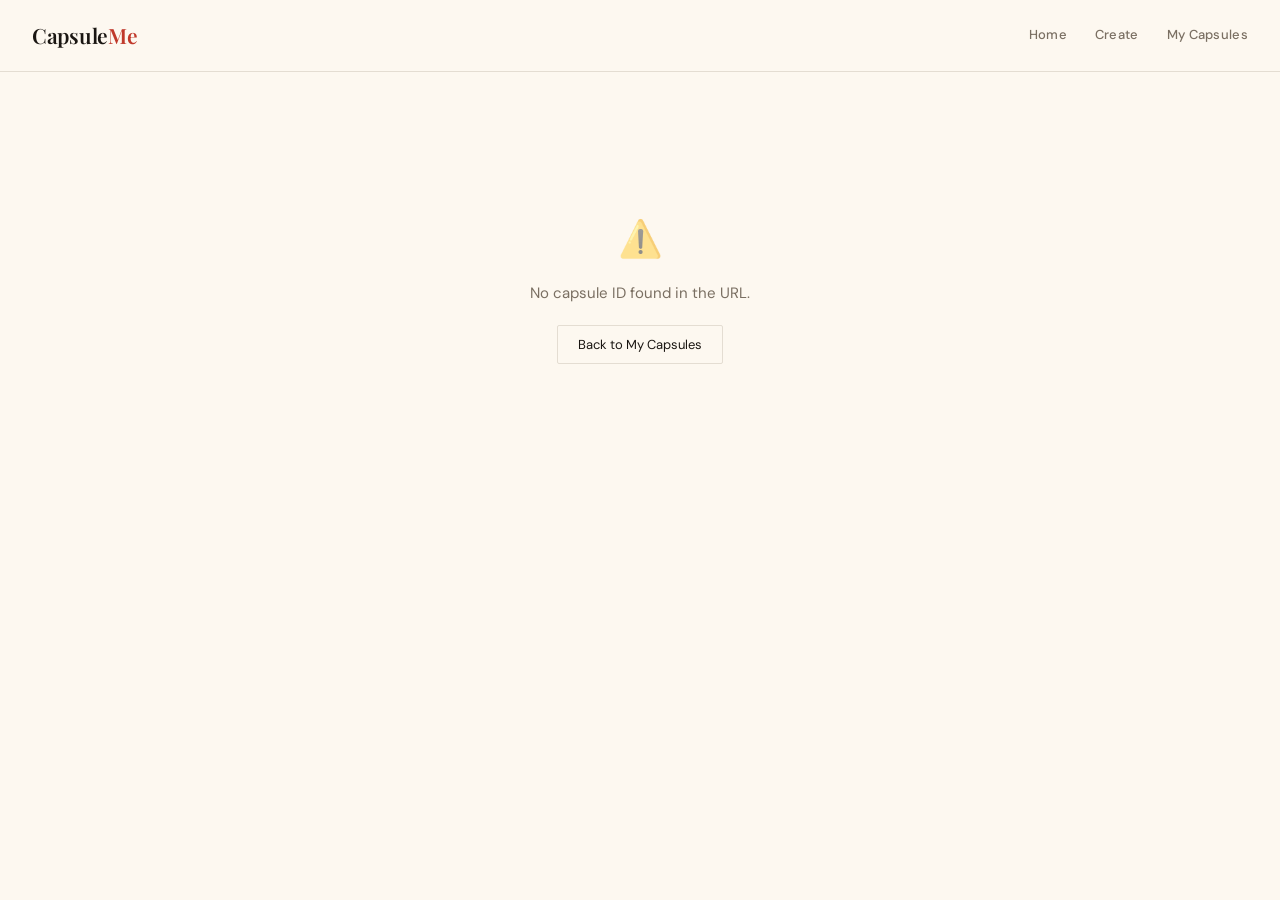
<file: Camsuleme Frontend/unlock.html>
<!DOCTYPE html>
<html lang="en">
<head>
  <meta charset="UTF-8"/>
  <meta name="viewport" content="width=device-width, initial-scale=1.0"/>
  <title>CapsuleMe — Open Your Capsule</title>
  <link rel="stylesheet" href="style.css"/>
  <style>
    .reveal-banner {
      background: var(--ink);
      border-radius: 4px;
      padding: 1.75rem;
      text-align: center;
      margin-bottom: 1.5rem;
      color: #fff;
    }
    .reveal-banner h2 {
      font-family: 'Playfair Display', serif;
      font-size: 24px;
      margin-bottom: .4rem;
    }
    .reveal-banner p { color: #b8aea0; font-size: 13px; }

    .letter-box {
      background: #fffdf7;
      border: 1px solid var(--gold);
      border-left: 4px solid var(--gold);
      border-radius: 4px;
      padding: 1.5rem;
      margin-bottom: 1.25rem;
    }
    .letter-box .letter-tag {
      font-size: 10px;
      font-weight: 500;
      letter-spacing: 1.5px;
      text-transform: uppercase;
      color: var(--gold);
      margin-bottom: 12px;
    }
    .letter-box .letter-text {
      font-family: 'Playfair Display', serif;
      font-style: italic;
      font-size: 15px;
      line-height: 1.85;
      color: var(--ink);
      white-space: pre-wrap;
    }

    .goal-checkin-item {
      display: flex;
      align-items: center;
      gap: 12px;
      padding: 12px 0;
      border-bottom: 1px solid var(--border);
      font-size: 14px;
    }
    .goal-checkin-item:last-child { border-bottom: none; }
    .goal-checkin-item .goal-text { flex: 1; }
    .goal-checkin-item label {
      display: flex;
      align-items: center;
      gap: 6px;
      font-size: 13px;
      color: var(--muted);
      cursor: pointer;
      font-weight: 400;
      letter-spacing: 0;
      text-transform: none;
    }
    .goal-checkin-item input[type="checkbox"] {
      width: 16px; height: 16px;
      accent-color: var(--green);
      cursor: pointer;
    }

    .open-btn-row { text-align: center; padding: 1.5rem 0 .5rem; }
    .open-btn-row .btn-seal { font-size: 15px; padding: 14px 40px; background: var(--green); }
    .open-btn-row .btn-seal:hover { background: #185c3a; }
  </style>
</head>
<body>

<nav class="nav">
  <a class="logo" href="index.html">Capsule<span>Me</span></a>
  <div class="nav-links">
    <a href="index.html">Home</a>
    <a href="create.html">Create</a>
    <a href="capsules.html">My Capsules</a>
  </div>
</nav>

<div class="page-wrap" id="main-content">
  <div class="spinner"></div>
</div>

<div class="toast" id="toast"></div>

<script>
  const API = 'http://localhost:8080/api/capsules';

  // Get capsule ID from URL ?id=123
  const params = new URLSearchParams(window.location.search);
  const capsuleId = params.get('id');

  let capsuleData = null;

  window.addEventListener('DOMContentLoaded', async () => {
    if (!capsuleId) {
      showError('No capsule ID found in the URL.');
      return;
    }
    await loadCapsule();
  });

  async function loadCapsule() {
    try {
      const res = await fetch(`${API}/${capsuleId}`);
      if (!res.ok) { showError('Capsule not found.'); return; }
      capsuleData = await res.json();
      renderPage();
    } catch (err) {
      showError('Could not connect to server. Is the backend running?');
    }
  }

  function renderPage() {
    const c = capsuleData;
    const content = document.getElementById('main-content');

    // Build goal check-in items HTML
    const goalItems = (c.goals || []).map(g => `
      <div class="goal-checkin-item">
        <span class="goal-text">${escapeHtml(g.goalText)}</span>
        <label>
          <input type="checkbox" id="goal-${g.id}" value="${g.id}">
          Achieved
        </label>
      </div>
    `).join('');

    // Show letter only if it exists
    const letterHtml = c.letter ? `
      <div class="letter-box fade-in">
        <div class="letter-tag">Your letter from the past</div>
        <div class="letter-text">${escapeHtml(c.letter)}</div>
      </div>` : '';

    content.innerHTML = `
      <div class="reveal-banner fade-in">
        <h2>It's time. 🎉</h2>
        <p>Your capsule "<strong>${escapeHtml(c.title)}</strong>" is ready to open.<br>Answer the same questions as before — then see your growth report.</p>
      </div>

      ${letterHtml}

      <div class="card fade-in">
        <h2 class="section-title">Present Snapshot — Who are you today?</h2>
        <p style="font-size:13px;color:var(--muted);margin-bottom:1.5rem;">Answer honestly. Your answers will be compared to who you were when you sealed this capsule.</p>

        <div class="slider-row">
          <div class="slider-label">
            Mood Score Today
            <span class="val" id="mood-val">5</span>
          </div>
          <input type="range" min="1" max="10" value="5" id="u-mood"
                 oninput="document.getElementById('mood-val').textContent=this.value"/>
        </div>

        <div class="slider-row">
          <div class="slider-label">
            Confidence Level Today
            <span class="val" id="conf-val">5</span>
          </div>
          <input type="range" min="1" max="10" value="5" id="u-conf"
                 oninput="document.getElementById('conf-val').textContent=this.value"/>
        </div>

        <div class="form-row">
          <label>Biggest Fear Right Now</label>
          <input type="text" id="u-fear" placeholder="What scares you today?" maxlength="300"/>
        </div>

        <div class="form-row">
          <label>Describe Your Life in One Word Today</label>
          <input type="text" id="u-word" placeholder="e.g. Growing" maxlength="50"/>
        </div>
      </div>

      <div class="card fade-in">
        <h2 class="section-title">Goal Check-in</h2>
        <p style="font-size:13px;color:var(--muted);margin-bottom:1rem;">Be honest — did you achieve these goals?</p>
        <div id="goal-checkin">
          ${goalItems.length ? goalItems : '<p style="font-size:13px;color:var(--muted);">No goals were set for this capsule.</p>'}
        </div>
      </div>

      <div class="open-btn-row">
        <button class="btn-seal" onclick="openCapsule()" id="open-btn">✨ Open Capsule & See Report</button>
        <p style="font-size:12px;color:var(--muted);margin-top:10px;">Your growth report will be revealed immediately.</p>
      </div>
    `;
  }

  async function openCapsule() {
    const mood = parseInt(document.getElementById('u-mood').value);
    const conf = parseInt(document.getElementById('u-conf').value);
    const fear = document.getElementById('u-fear').value.trim();
    const word = document.getElementById('u-word').value.trim();

    // Collect goal verdicts
    const goalVerdicts = (capsuleData.goals || []).map(g => ({
      goalId: g.id,
      achieved: document.getElementById(`goal-${g.id}`)?.checked || false
    }));

    const btn = document.getElementById('open-btn');
    btn.disabled = true;
    btn.textContent = 'Opening...';

    const payload = {
      moodScore:       mood,
      confidenceScore: conf,
      biggestFear:     fear,
      lifeInOneWord:   word,
      goalVerdicts:    goalVerdicts
    };

    try {
      const res = await fetch(`${API}/${capsuleId}/unlock`, {
        method: 'POST',
        headers: { 'Content-Type': 'application/json' },
        body: JSON.stringify(payload)
      });

      const data = await res.json();

      if (!res.ok) {
        showToast('Error: ' + (data.error || 'Something went wrong'));
        btn.disabled = false;
        btn.textContent = '✨ Open Capsule & See Report';
        return;
      }

      // Redirect to report page
      window.location.href = `report.html?id=${capsuleId}`;

    } catch (err) {
      showToast('Could not connect to server. Is the backend running?');
      btn.disabled = false;
      btn.textContent = '✨ Open Capsule & See Report';
    }
  }

  function showError(msg) {
    document.getElementById('main-content').innerHTML = `
      <div class="empty-state" style="margin-top:3rem;">
        <div class="icon">⚠️</div>
        <p>${msg}</p>
        <br>
        <a href="capsules.html" class="btn-ghost" style="text-decoration:none;">Back to My Capsules</a>
      </div>`;
  }

  function escapeHtml(text) {
    const d = document.createElement('div');
    d.appendChild(document.createTextNode(String(text || '')));
    return d.innerHTML;
  }

  function showToast(msg) {
    const t = document.getElementById('toast');
    t.textContent = msg;
    t.classList.add('show');
    setTimeout(() => t.classList.remove('show'), 3000);
  }
</script>
</body>
</html>
</file>
<file: Camsuleme Frontend/style.css>
/* ============================================
   CapsuleMe — Shared Styles
   Warm paper aesthetic, Playfair + DM Sans
   ============================================ */

@import url('https://fonts.googleapis.com/css2?family=Playfair+Display:ital,wght@0,400;0,600;1,400&family=DM+Sans:wght@300;400;500&display=swap');

*, *::before, *::after {
  box-sizing: border-box;
  margin: 0;
  padding: 0;
}

:root {
  --ink:        #1a1612;
  --paper:      #fdf8f0;
  --card:       #fffcf5;
  --seal:       #c0392b;
  --seal-dark:  #96281b;
  --gold:       #c9912a;
  --muted:      #7a6f62;
  --light:      #b8aea0;
  --border:     #e4ddd2;
  --green:      #1e7d4e;
  --green-bg:   #eaf7ee;
  --red-bg:     #fdeaea;
}

html { scroll-behavior: smooth; }

body {
  background: var(--paper);
  color: var(--ink);
  font-family: 'DM Sans', sans-serif;
  font-size: 15px;
  line-height: 1.7;
  min-height: 100vh;
}

/* ---- NAV ---- */
.nav {
  display: flex;
  align-items: center;
  justify-content: space-between;
  padding: 1.1rem 2rem;
  border-bottom: 1px solid var(--border);
  background: var(--paper);
  position: sticky;
  top: 0;
  z-index: 100;
}

.logo {
  font-family: 'Playfair Display', serif;
  font-size: 21px;
  font-weight: 600;
  color: var(--ink);
  text-decoration: none;
  letter-spacing: -0.3px;
}
.logo span { color: var(--seal); }

.nav-links { display: flex; gap: 1.75rem; }
.nav-links a {
  font-size: 13px;
  font-weight: 500;
  color: var(--muted);
  text-decoration: none;
  letter-spacing: 0.3px;
  transition: color .18s;
}
.nav-links a:hover, .nav-links a.active { color: var(--ink); }

/* ---- PAGE WRAPPER ---- */
.page-wrap {
  max-width: 760px;
  margin: 0 auto;
  padding: 2.5rem 1.5rem 4rem;
}

.page-wrap.wide { max-width: 960px; }

/* ---- TYPOGRAPHY ---- */
.page-title {
  font-family: 'Playfair Display', serif;
  font-size: 30px;
  font-weight: 600;
  line-height: 1.2;
  margin-bottom: .3rem;
}
.page-sub {
  color: var(--muted);
  font-size: 14px;
  margin-bottom: 2rem;
}

h2.section-title {
  font-family: 'Playfair Display', serif;
  font-size: 18px;
  font-weight: 600;
  margin-bottom: 1rem;
}

/* ---- CARDS ---- */
.card {
  background: var(--card);
  border: 1px solid var(--border);
  border-radius: 4px;
  padding: 1.5rem;
  margin-bottom: 1.25rem;
}

/* ---- FORMS ---- */
.form-row { margin-bottom: 1.1rem; }

.form-row label {
  display: block;
  font-size: 11px;
  font-weight: 500;
  letter-spacing: 0.8px;
  text-transform: uppercase;
  color: var(--muted);
  margin-bottom: 6px;
}

.form-row input,
.form-row textarea,
.form-row select {
  width: 100%;
  padding: 10px 13px;
  border: 1px solid var(--border);
  border-radius: 2px;
  font-family: 'DM Sans', sans-serif;
  font-size: 14px;
  color: var(--ink);
  background: #fff;
  outline: none;
  transition: border-color .18s;
}

.form-row input:focus,
.form-row textarea:focus {
  border-color: var(--ink);
}

.form-row textarea {
  resize: vertical;
  min-height: 130px;
  line-height: 1.7;
}

.two-col {
  display: grid;
  grid-template-columns: 1fr 1fr;
  gap: 1rem;
}

/* ---- SLIDER ---- */
.slider-row { margin-bottom: 1.25rem; }
.slider-row .slider-label {
  display: flex;
  justify-content: space-between;
  align-items: baseline;
  font-size: 11px;
  font-weight: 500;
  letter-spacing: 0.8px;
  text-transform: uppercase;
  color: var(--muted);
  margin-bottom: 8px;
}
.slider-row .slider-label .val {
  font-size: 18px;
  font-family: 'Playfair Display', serif;
  font-weight: 600;
  color: var(--ink);
  letter-spacing: 0;
  text-transform: none;
}

input[type="range"] {
  -webkit-appearance: none;
  width: 100%;
  height: 4px;
  background: var(--border);
  border-radius: 2px;
  outline: none;
  cursor: pointer;
}
input[type="range"]::-webkit-slider-thumb {
  -webkit-appearance: none;
  width: 20px;
  height: 20px;
  border-radius: 50%;
  background: var(--seal);
  cursor: pointer;
  transition: transform .15s;
}
input[type="range"]::-webkit-slider-thumb:hover { transform: scale(1.15); }

/* ---- BUTTONS ---- */
.btn-seal {
  background: var(--seal);
  color: #fff;
  border: none;
  padding: 13px 30px;
  font-family: 'DM Sans', sans-serif;
  font-size: 14px;
  font-weight: 500;
  border-radius: 2px;
  cursor: pointer;
  letter-spacing: 0.3px;
  transition: background .18s, transform .12s;
}
.btn-seal:hover { background: var(--seal-dark); transform: translateY(-1px); }
.btn-seal:active { transform: translateY(0); }

.btn-ghost {
  background: none;
  border: 1px solid var(--border);
  color: var(--ink);
  padding: 10px 20px;
  font-family: 'DM Sans', sans-serif;
  font-size: 13px;
  border-radius: 2px;
  cursor: pointer;
  transition: border-color .18s;
}
.btn-ghost:hover { border-color: var(--muted); }

/* ---- GOALS ---- */
.goal-list { list-style: none; margin-bottom: 10px; }
.goal-list li {
  display: flex;
  align-items: center;
  gap: 8px;
  padding: 9px 0;
  border-bottom: 1px solid var(--border);
  font-size: 14px;
  animation: fadeIn .25s ease;
}
.goal-list li:last-child { border-bottom: none; }
.goal-num {
  font-size: 11px;
  font-weight: 500;
  color: var(--light);
  min-width: 18px;
}
.goal-text { flex: 1; }
.goal-remove {
  background: none;
  border: none;
  color: var(--light);
  font-size: 18px;
  cursor: pointer;
  padding: 0 4px;
  line-height: 1;
  transition: color .15s;
}
.goal-remove:hover { color: var(--seal); }

.add-goal-row { display: flex; gap: 8px; margin-top: 8px; }
.add-goal-row input { flex: 1; }

/* ---- BADGE ---- */
.badge {
  display: inline-block;
  font-size: 11px;
  font-weight: 500;
  padding: 4px 10px;
  border-radius: 2px;
  letter-spacing: 0.3px;
}
.badge.locked   { background: #fef3cd; color: #7a5c00; }
.badge.ready    { background: #fdeaea; color: var(--seal); animation: pulse 2s infinite; }
.badge.unlocked { background: var(--green-bg); color: var(--green); }

/* ---- TOAST ---- */
.toast {
  position: fixed;
  bottom: 24px;
  left: 50%;
  transform: translateX(-50%) translateY(10px);
  background: var(--ink);
  color: #fff;
  padding: 11px 22px;
  border-radius: 2px;
  font-size: 13px;
  opacity: 0;
  pointer-events: none;
  transition: all .3s;
  z-index: 999;
  white-space: nowrap;
}
.toast.show {
  opacity: 1;
  transform: translateX(-50%) translateY(0);
}

/* ---- ANIMATIONS ---- */
@keyframes fadeIn {
  from { opacity: 0; transform: translateY(4px); }
  to   { opacity: 1; transform: translateY(0); }
}
@keyframes pulse {
  0%, 100% { opacity: 1; }
  50%       { opacity: .65; }
}

.fade-in { animation: fadeIn .4s ease both; }

/* ---- DIVIDER ---- */
.divider {
  border: none;
  border-top: 1px solid var(--border);
  margin: 1.5rem 0;
}

/* ---- EMPTY STATE ---- */
.empty-state {
  text-align: center;
  padding: 3rem 1rem;
  color: var(--muted);
}
.empty-state .icon { font-size: 36px; margin-bottom: 12px; opacity: .5; }

/* ---- LOADING SPINNER ---- */
.spinner {
  width: 28px; height: 28px;
  border: 3px solid var(--border);
  border-top-color: var(--seal);
  border-radius: 50%;
  animation: spin .7s linear infinite;
  margin: 2rem auto;
}
@keyframes spin { to { transform: rotate(360deg); } }

/* ---- RESPONSIVE ---- */
@media (max-width: 600px) {
  .two-col { grid-template-columns: 1fr; }
  .page-wrap { padding: 1.5rem 1rem 3rem; }
  .nav { padding: 1rem; }
  .nav-links { gap: 1rem; }
}
</file>
